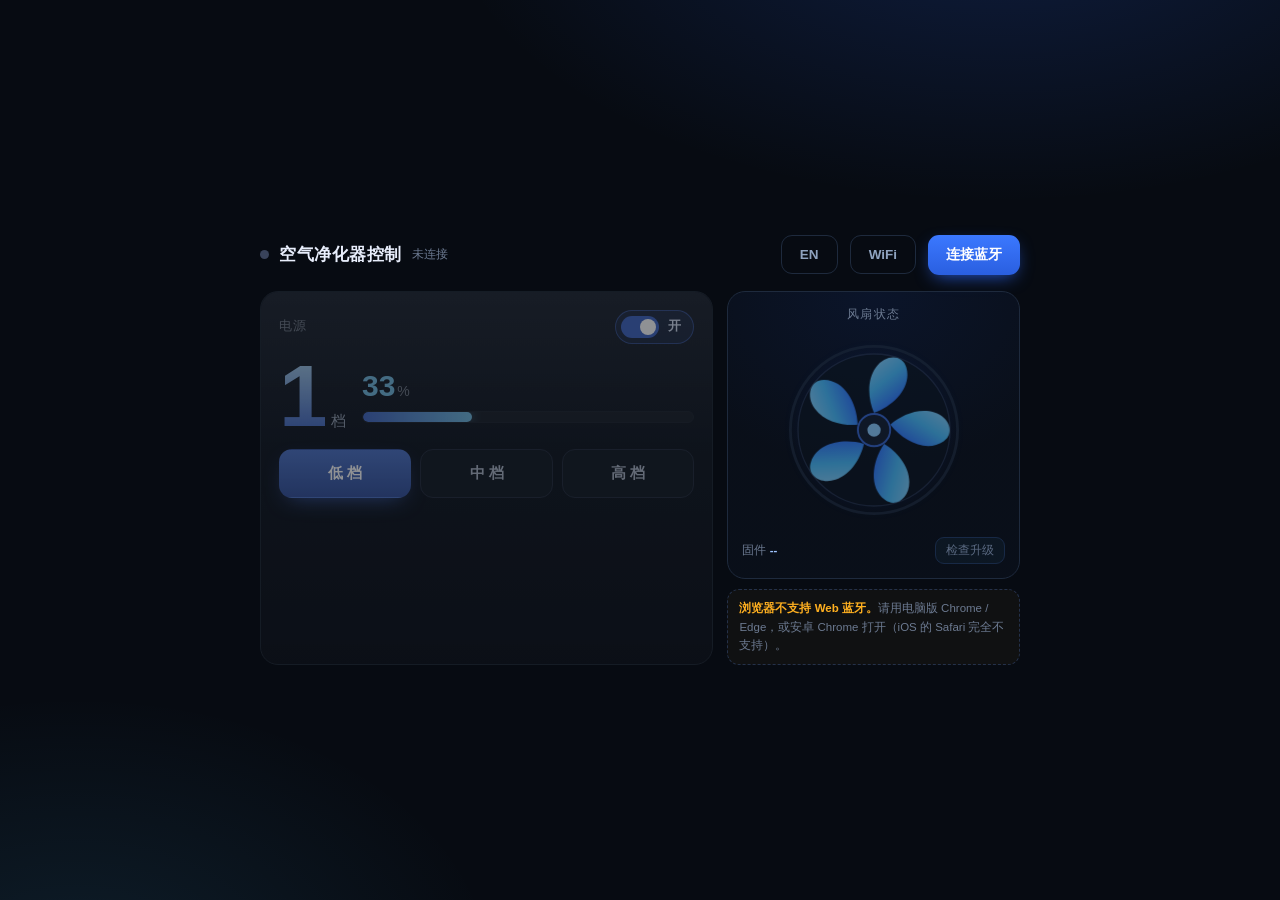
<file: web/index.html>
<!DOCTYPE html>
<html lang="zh-CN">
<head>
<meta charset="utf-8">
<meta name="viewport" content="width=device-width,initial-scale=1,viewport-fit=cover">
<title data-i18n="title">空气净化器控制 · Web 蓝牙</title>
<link href="style.css" rel="stylesheet" />
</head>
<body>
<div class="app" id="app">
  <header>
    <div class="brand">
      <span class="dot" id="dot"></span>
      <h1 data-i18n="appTitle">空气净化器控制</h1>
      <span class="sub" id="devName" data-i18n="notConnected">未连接</span>
    </div>
    <button class="btn-conn ghost" id="langBtn">EN</button>
    <button class="btn-conn ghost" id="switchBtn" style="display:none" data-i18n="switchDevice">换设备</button>
    <button class="btn-conn ghost" id="wifiBtn" data-i18n="wifiBtn" data-i18n-title="wifiTitle" title="WiFi 设置">WiFi</button>
    <button class="btn-conn" id="connBtn" data-i18n="connect">连接蓝牙</button>
  </header>

  <main>
    <section class="panel">
      <div class="pwr">
        <span data-i18n="power">电源</span>
        <button class="switch" id="pwrBtn" aria-pressed="true"><i></i><b>开</b></button>
      </div>

      <div class="gauges">
        <div class="lvl"><span id="bigLvl">1</span><em data-i18n="levelUnit">档</em></div>
        <div class="right">
          <div class="pct"><span id="pct">33</span><small>%</small></div>
          <div class="bar"><div class="fill" id="fill"></div></div>
        </div>
      </div>

      <div class="btns">
        <button data-lv="1" class="active" data-i18n="lvLow">低 档</button>
        <button data-lv="2" data-i18n="lvMid">中 档</button>
        <button data-lv="3" data-i18n="lvHigh">高 档</button>
      </div>
    </section>

    <aside class="side">
      <div class="fan-card">
        <h2 data-i18n="fanTitle">风扇状态</h2>
        <div class="fan paused" id="fan">
          <svg viewBox="0 0 200 200" aria-hidden="true">
            <defs>
              <linearGradient id="bladeGrad" x1="0" y1="0" x2="0.55" y2="1">
                <stop offset="0" stop-color="#9fdcff"/>
                <stop offset="0.5" stop-color="#4cc2ff"/>
                <stop offset="1" stop-color="#2f6bff"/>
              </linearGradient>
              <radialGradient id="fanGlow" cx="0.5" cy="0.5" r="0.5">
                <stop offset="0" stop-color="#3b78ff" stop-opacity=".30"/>
                <stop offset="1" stop-color="#3b78ff" stop-opacity="0"/>
              </radialGradient>
            </defs>

            <circle cx="100" cy="100" r="96" fill="url(#fanGlow)"/>
            <circle cx="100" cy="100" r="88" fill="none" stroke="#1e2a3d" stroke-width="3"/>
            <circle cx="100" cy="100" r="80" fill="#0c1420"/>
            <circle cx="100" cy="100" r="80" fill="none" stroke="#24314a" stroke-width="1.5"/>

            <g class="blades">
              <g transform="translate(100 100)">
                <path transform="rotate(0)"   fill="url(#bladeGrad)" d="M0 -18 C 22 -26 40 -46 34 -66 C 30 -80 12 -80 2 -66 C -8 -52 -6 -32 0 -18 Z"/>
                <path transform="rotate(72)"  fill="url(#bladeGrad)" d="M0 -18 C 22 -26 40 -46 34 -66 C 30 -80 12 -80 2 -66 C -8 -52 -6 -32 0 -18 Z"/>
                <path transform="rotate(144)" fill="url(#bladeGrad)" d="M0 -18 C 22 -26 40 -46 34 -66 C 30 -80 12 -80 2 -66 C -8 -52 -6 -32 0 -18 Z"/>
                <path transform="rotate(216)" fill="url(#bladeGrad)" d="M0 -18 C 22 -26 40 -46 34 -66 C 30 -80 12 -80 2 -66 C -8 -52 -6 -32 0 -18 Z"/>
                <path transform="rotate(288)" fill="url(#bladeGrad)" d="M0 -18 C 22 -26 40 -46 34 -66 C 30 -80 12 -80 2 -66 C -8 -52 -6 -32 0 -18 Z"/>
              </g>
            </g>

            <circle cx="100" cy="100" r="17" fill="#141f31" stroke="#3b6bd4" stroke-width="2"/>
            <circle cx="100" cy="100" r="7" fill="#8fd0ff"/>
          </svg>
        </div>
        <div class="fw-row">
          <span class="fw-ver"><span data-i18n="fwLabel">固件</span>&nbsp;<b id="fwVer">--</b></span>
          <span class="fw-ver fw-latest" id="otaLatest" style="display:none"><span data-i18n="otaLatestLabel">最新</span>&nbsp;<b id="otaLatestVer"></b></span>
          <button class="fw-btn" id="otaBtn" data-i18n="otaCheck" disabled>检查升级</button>
        </div>

        <!-- 升级进度（内嵌在页面里，不用弹窗） -->
        <div class="ota-line" id="otaLine">
          <div class="ota-track"><i id="otaBarFill"></i></div>
          <div class="ota-text">
            <span id="otaStateTxt" data-i18n="otaUpdating">正在升级固件</span>
            <b id="otaPctTxt">0%</b>
          </div>
        </div>
      </div>
      <div class="hint" id="hint"></div>
    </aside>
  </main>
</div>

<!-- ================= 设备选择弹窗 ================= -->
<div class="modal" id="modal" role="dialog" aria-modal="true" aria-labelledby="modalTitle">
  <div class="backdrop" id="backdrop"></div>
  <div class="sheet">
    <div class="sheet-head">
      <div>
        <h3 id="modalTitle" data-i18n="modalTitle">选择蓝牙设备</h3>
        <p data-i18n="modalDesc">选一个设备连接。连接过的设备会记住，下次直接点即可。</p>
      </div>
      <button class="icon-btn" id="closeBtn" data-i18n-title="close" title="关闭">✕</button>
    </div>

    <div class="dev-list" id="devList"></div>

    <div class="sheet-foot">     
      <button class="scan" id="scanBtn" data-i18n="scanNew">扫描新设备</button>
      <!-- <div class="note" id="modalNote"> -->
        <!-- 浏览器出于隐私不允许网页自行枚举附近设备，点上方按钮会弹出系统扫描列表（可多选其一）。 -->
      <!-- </div> -->
    </div>
  </div>
</div>

<!-- ================= WiFi 设置弹窗 ================= -->
<div class="modal" id="wifiModal" role="dialog" aria-modal="true" aria-labelledby="wifiTitle">
  <div class="backdrop" id="wifiBackdrop"></div>
  <div class="sheet">
    <div class="sheet-head">
      <div>
        <h3 id="wifiTitle" data-i18n="wifiTitle">WiFi 设置</h3>
        <p data-i18n="wifiDesc">设备通过 WiFi 联网检查升级、下载固件。配置保存在设备上，掉电不丢。</p>
      </div>
      <button class="icon-btn" id="wifiCloseBtn" data-i18n-title="close" title="关闭">✕</button>
    </div>

    <div class="wifi-body">
      <div class="wifi-stat" id="wifiStat">
        <span class="st-dot"></span>
        <span class="st-txt" id="wifiStatTxt">—</span>
      </div>

      <div class="wifi-field">
        <div class="wifi-label-row">
          <label data-i18n="wifiPickLabel">选择网络</label>
          <button class="link-btn" id="wifiManualBtn" type="button" data-i18n="wifiManual">手动输入</button>
        </div>

        <input id="wifiSsid" type="text" hidden autocomplete="off" autocapitalize="off" autocorrect="off"
               spellcheck="false" placeholder="MyHome-2.4G" data-i18n-ph="wifiSsidPh" />

        <div class="wifi-list" id="wifiList"></div>

        <button class="wifi-scan-btn" id="wifiScanBtn" type="button" data-i18n="wifiScan">搜索附近 WiFi</button>
      </div>

      <div class="wifi-field" id="wifiPassField">
        <label for="wifiPass" data-i18n="wifiPassLabel">密码</label>
        <div class="pw-wrap">
          <input id="wifiPass" type="password" autocomplete="new-password" spellcheck="false"
                 placeholder="••••••••" />
          <button class="pw-eye" id="pwEye" type="button" data-i18n="pwShow">显示</button>
        </div>
      </div>

      <div class="note" data-i18n="wifiNote">搜索由设备完成，只支持 2.4GHz 网络；密码至少 8 位，开放网络可留空。</div>
    </div>

    <div class="sheet-foot wifi-foot">
      <button class="scan" id="wifiSaveBtn" data-i18n="wifiSave">保存并连接</button>
      <button class="btn-danger" id="wifiClearBtn" data-i18n="wifiClear">清除</button>
    </div>
  </div>
</div>

<div class="toast" id="toast"></div>
<script src="i18n.js"></script>
<script src="control.js"></script>
</body>
</html>
</file>
<file: web/style.css>
:root{
    --page:#070b12;
    --panel:#0f1726;
    --panel2:#131d2f;
    --line:#1e2a3d;
    --txt:#e8eefc;
    --dim:#6c7a91;
    --dim2:#8fa3bf;
    --accent:#2f6bff;
    --accent2:#4cc2ff;
    --ok:#35d07f;
    --warn:#ffb020;
    --err:#ff5a5f;
    --r:18px;
  }
  *{box-sizing:border-box;-webkit-tap-highlight-color:transparent}
  html,body{height:100%}
  body{
    margin:0;
    font-family:-apple-system,BlinkMacSystemFont,"Segoe UI","PingFang SC","Microsoft YaHei",sans-serif;
    background:
      radial-gradient(900px 500px at 78% -12%, rgba(47,107,255,.20), transparent 62%),
      radial-gradient(700px 460px at 6% 108%, rgba(76,194,255,.10), transparent 60%),
      var(--page);
    color:var(--txt);
    display:flex;align-items:center;justify-content:center;
    padding:22px 16px;
  }
  .app{width:100%;max-width:760px}

  /* ---------- 顶部 ---------- */
  header{display:flex;align-items:center;gap:12px;margin-bottom:16px;flex-wrap:wrap}
  .brand{display:flex;align-items:center;gap:10px;flex:1;min-width:220px}
  .dot{width:9px;height:9px;border-radius:50%;background:#39435a;transition:.25s;flex:none}
  .dot.on{background:var(--ok);box-shadow:0 0 0 4px rgba(53,208,127,.16),0 0 12px rgba(53,208,127,.7)}
  .dot.wait{background:var(--warn);animation:pulse 1s infinite}
  @keyframes pulse{50%{opacity:.35}}
  .brand h1{font-size:17px;margin:0;font-weight:600;letter-spacing:.5px}
  .brand .sub{font-size:12px;color:var(--dim);font-weight:400}

  .btn-conn{
    border:0;border-radius:11px;padding:11px 18px;font-size:13.5px;font-weight:600;
    color:#fff;background:linear-gradient(180deg,#3b78ff,#2a5fe0);cursor:pointer;
    box-shadow:0 6px 18px -6px rgba(47,107,255,.85);transition:.18s;
  }
  .btn-conn:hover{filter:brightness(1.07)}
  .btn-conn:active{transform:translateY(1px)}
  .btn-conn.ghost{background:transparent;border:1px solid var(--line);color:var(--dim2);box-shadow:none}
  .btn-conn.ghost:hover{border-color:#31425f;color:#cfe0ff}
  .btn-conn:disabled{opacity:.5;cursor:default}

  /* ---------- 主面板 ---------- */
  main{display:grid;grid-template-columns:1.55fr 1fr;gap:14px}
  @media (max-width:680px){main{grid-template-columns:1fr}}

  .panel{
    background:linear-gradient(180deg,rgba(23,34,54,.92),rgba(13,20,33,.96));
    border:1px solid var(--line);border-radius:var(--r);
    padding:18px;position:relative;overflow:hidden;
  }
  .panel::before{
    content:"";position:absolute;inset:0;border-radius:var(--r);pointer-events:none;
    background:linear-gradient(180deg,rgba(255,255,255,.05),transparent 42%);
  }

  .pwr{display:flex;align-items:center;justify-content:space-between;margin-bottom:14px}
  .pwr span{font-size:12.5px;color:var(--dim);letter-spacing:1px}
  .switch{
    display:flex;align-items:center;gap:9px;padding:5px 12px 5px 5px;
    border-radius:999px;border:1px solid #26324a;background:#141d2c;cursor:pointer;
    color:var(--dim2);font-size:12.5px;font-weight:600;transition:.22s;
  }
  .switch i{
    width:38px;height:22px;border-radius:999px;background:#2a3550;position:relative;transition:.22s;flex:none;
  }
  .switch i::after{
    content:"";position:absolute;top:3px;left:3px;width:16px;height:16px;border-radius:50%;
    background:#8b9bb5;transition:.22s;
  }
  .switch[aria-pressed="true"]{background:rgba(47,107,255,.14);border-color:rgba(47,107,255,.55);color:#cfe0ff}
  .switch[aria-pressed="true"] i{background:var(--accent)}
  .switch[aria-pressed="true"] i::after{left:19px;background:#fff}
  .switch b{font-weight:600}

  .gauges{display:flex;align-items:flex-end;gap:16px}
  .lvl{display:flex;align-items:baseline;gap:6px;line-height:.86}
  .lvl #bigLvl{
    font-size:88px;font-weight:700;letter-spacing:-3px;
    background:linear-gradient(180deg,#8fd0ff,#2f6bff);
    -webkit-background-clip:text;background-clip:text;color:transparent;
    font-variant-numeric:tabular-nums;
  }
  .lvl em{font-style:normal;font-size:15px;color:var(--dim2)}
  .right{flex:1;padding-bottom:10px;min-width:0}
  .pct{display:flex;align-items:baseline;gap:2px;margin-bottom:10px}
  .pct #pct{font-size:30px;font-weight:600;color:var(--accent2);font-variant-numeric:tabular-nums;line-height:1}
  .pct small{font-size:14px;color:var(--dim)}

  .bar{height:12px;border-radius:999px;background:#1b2433;overflow:hidden;border:1px solid #1d2739}
  .fill{
    height:100%;width:33%;border-radius:999px;
    background:linear-gradient(90deg,#2f6bff,#4cc2ff);
    transition:width .28s cubic-bezier(.4,0,.2,1);
    box-shadow:0 0 12px rgba(76,194,255,.4);
  }

  .btns{display:grid;grid-template-columns:repeat(3,1fr);gap:9px;margin-top:16px}
  .btns button{
    padding:14px 0;border-radius:13px;cursor:pointer;font-size:14.5px;font-weight:600;
    color:#a9bad4;background:#151f30;border:1px solid #24314a;transition:.16s;
  }
  .btns button:hover{background:#1a2740;color:#dce8ff}
  .btns button:active{transform:translateY(1px)}
  .btns button.active{
    color:#fff;border-color:transparent;
    background:linear-gradient(180deg,#3b78ff,#2757cf);
    box-shadow:0 8px 22px -10px rgba(47,107,255,.95);
  }

  /* ---------- 侧栏：风扇动画 ---------- */
  .side{display:flex;flex-direction:column;gap:10px;min-height:0}
  .side h2{font-size:12px;color:var(--dim);margin:0;font-weight:500;letter-spacing:1.2px}
  .fan-card{
    flex:1;min-height:196px;display:flex;flex-direction:column;align-items:center;justify-content:center;gap:12px;
    background:radial-gradient(120% 100% at 50% 0%,rgba(47,107,255,.10),rgba(10,16,27,.78) 62%);
    border:1px solid var(--line);border-radius:var(--r);padding:14px;
    transition:opacity .25s;
  }
  .fan{width:min(190px,78%);aspect-ratio:1/1;position:relative}
  .fan svg{width:100%;height:100%;display:block}
  /* 旋转的是 .blades 这一组扇叶，圆心固定在 SVG 的 (100,100) */
  .fan .blades{
    transform-box:view-box;transform-origin:100px 100px;
    animation:fan-spin var(--spin,1.8s) linear infinite;
    will-change:transform;
  }
  .fan.paused .blades{animation-play-state:paused}
  .fan.paused{opacity:.55}          /* 关机时整体变暗 */
  @keyframes fan-spin{from{transform:rotate(0deg)}to{transform:rotate(360deg)}}
  @media (prefers-reduced-motion:reduce){.fan .blades{animation:none}}

  /* ---------- 固件版本 / OTA ---------- */
  .fw-row{display:flex;align-items:center;justify-content:space-between;gap:8px;width:100%}
  .fw-ver{font-size:11.5px;color:var(--dim);white-space:nowrap}
  .fw-ver b{color:#9fc4ff;font-weight:600;font-variant-numeric:tabular-nums}
  .fw-latest{margin-left:8px;padding:2px 8px;border-radius:8px;
    background:rgba(120,255,170,.08);border:1px solid #2a5a3d}
  .fw-latest b{color:#8dffb8}
  .fw-btn{
    font-size:11.5px;padding:5px 10px;border-radius:9px;cursor:pointer;
    color:#bcd6ff;background:rgba(76,194,255,.10);border:1px solid #2a4a7d;
    transition:opacity .2s,background .2s;white-space:nowrap;
  }
  .fw-btn:hover:not(:disabled){background:rgba(76,194,255,.22)}
  .fw-btn:disabled{opacity:.45;cursor:not-allowed}
  .fw-btn.busy{color:var(--warn);border-color:#5a4a2a;background:rgba(255,176,32,.08)}

  .hint{
    font-size:11.5px;color:var(--dim);line-height:1.65;
    border:1px dashed #24314a;border-radius:12px;padding:9px 11px;background:rgba(255,176,32,.04);
  }
  .hint b{color:var(--warn);font-weight:600}
  .hint code{color:var(--accent2);font-size:11px}

  .off .panel{opacity:.55;filter:saturate(.6)}
  .off .btns button,.off .switch{pointer-events:none}

  .toast{
    position:fixed;left:50%;bottom:26px;transform:translate(-50%,16px);
    background:#1a2740;border:1px solid #2c3c58;color:#dbe7ff;
    padding:10px 16px;border-radius:11px;font-size:13px;opacity:0;pointer-events:none;transition:.25s;
    box-shadow:0 12px 30px -12px #000;z-index:40;max-width:86vw;text-align:center;
  }
  .toast.show{opacity:1;transform:translate(-50%,0)}

  /* ================= 升级进度（内嵌，无弹窗） ================= */
  .ota-line{
    width:100%;margin-top:10px;display:none;
    padding:9px 10px 8px;border-radius:12px;
    background:rgba(47,107,255,.07);border:1px solid #23406e;
  }
  .ota-line.show{display:block}
  .ota-track{
    height:7px;border-radius:5px;overflow:hidden;
    background:rgba(255,255,255,.08);
  }
  .ota-track > i{
    display:block;height:100%;width:0;border-radius:5px;
    background:linear-gradient(90deg,#2f6bff,#4cc2ff);
    box-shadow:0 0 10px rgba(76,194,255,.6);
    transition:width .35s ease;
  }
  .ota-text{
    display:flex;align-items:baseline;justify-content:space-between;
    margin-top:6px;font-size:11px;color:var(--dim2);letter-spacing:.3px;
  }
  .ota-text b{
    color:#9fc4ff;font-size:12.5px;font-weight:600;
    font-variant-numeric:tabular-nums;
  }
  /* 设备没回进度时（手机端可能丢通知），进度条变成呼吸态 */
  .ota-line.wait .ota-track > i{
    width:35% !important;animation:otaSlide 1.2s ease-in-out infinite;
  }
  @keyframes otaSlide{0%{margin-left:-35%}100%{margin-left:100%}}

  /* ================= 设备选择弹窗 ================= */
  .modal{
    position:fixed;inset:0;z-index:30;display:none;align-items:center;justify-content:center;
    padding:18px;
  }
  .modal.show{display:flex}
  .backdrop{
    position:absolute;inset:0;background:rgba(3,6,12,.74);
    backdrop-filter:blur(7px);-webkit-backdrop-filter:blur(7px);
  }
  .sheet{
    position:relative;width:min(440px,100%);max-height:min(600px,88vh);
    display:flex;flex-direction:column;overflow:hidden;
    background:linear-gradient(180deg,#131d2f,#0c1420);
    border:1px solid #24314a;border-radius:22px;
    box-shadow:0 30px 80px -30px #000,0 0 0 1px rgba(255,255,255,.03) inset;
    animation:pop .2s cubic-bezier(.2,.9,.3,1.1);
  }
  @keyframes pop{from{opacity:0;transform:translateY(14px) scale(.97)}to{opacity:1;transform:none}}
  .sheet-head{padding:18px 18px 12px;display:flex;align-items:flex-start;gap:12px}
  .sheet-head h3{margin:0;font-size:16px;font-weight:600}
  .sheet-head p{margin:5px 0 0;font-size:11.5px;color:var(--dim);line-height:1.6}
  .icon-btn{
    margin-left:auto;flex:none;width:30px;height:30px;border-radius:9px;border:1px solid var(--line);
    background:#141d2c;color:var(--dim2);cursor:pointer;font-size:15px;line-height:1;
    display:flex;align-items:center;justify-content:center;transition:.16s;
  }
  .icon-btn:hover{color:#fff;border-color:#33455f}

  .dev-list{padding:0 12px 6px;overflow:auto;min-height:96px;flex:1}
  .dev{
    width:100%;display:flex;align-items:center;gap:12px;text-align:left;
    padding:12px;margin-bottom:8px;border-radius:14px;cursor:pointer;
    background:#121b2a;border:1px solid #1d2a3e;color:inherit;font-family:inherit;transition:.16s;
  }
  .dev:hover{background:#172235;border-color:#2b3c58;transform:translateY(-1px)}
  .dev.cur{background:rgba(47,107,255,.12);border-color:rgba(47,107,255,.5)}
  .dev .av{
    width:38px;height:38px;border-radius:11px;flex:none;
    display:flex;align-items:center;justify-content:center;
    background:linear-gradient(180deg,#2b3b56,#1a2536);color:#9fc4ff;
    font-size:11px;font-weight:700;letter-spacing:.5px;
  }
  .dev.cur .av{background:linear-gradient(180deg,#3b78ff,#2757cf);color:#fff}
  .dev .info{display:block;min-width:0;flex:1}
  .dev .nm{display:block;font-size:13.5px;font-weight:600;white-space:nowrap;overflow:hidden;text-overflow:ellipsis}
  .dev .meta{display:block;font-size:11px;color:var(--dim);margin-top:3px;white-space:nowrap;overflow:hidden;text-overflow:ellipsis}
  .dev .right-side{display:flex;align-items:center;gap:9px;flex:none}
  .sig{display:flex;align-items:flex-end;gap:2px;height:12px}
  .sig i{width:3px;border-radius:1px;background:#26324a}
  .sig i:nth-child(1){height:4px}
  .sig i:nth-child(2){height:6px}
  .sig i:nth-child(3){height:9px}
  .sig i:nth-child(4){height:12px}
  .sig i.on{background:var(--ok)}
  .dev .tag{
    font-size:10.5px;padding:3px 8px;border-radius:999px;white-space:nowrap;
    background:rgba(53,208,127,.14);color:#6fe0a2;border:1px solid rgba(53,208,127,.35);
  }
  .dev .tag.off{background:#151f30;color:var(--dim);border-color:#24314a}
  .empty{padding:22px 14px 26px;text-align:center;color:var(--dim);font-size:12px;line-height:1.8}
  .empty b{color:var(--dim2);font-weight:600}
  .empty .big{font-size:13px;color:#b9c9e0;margin-bottom:4px}

  .sheet-foot{padding:12px 16px 16px;border-top:1px solid #1a2436;background:rgba(9,14,23,.5)}
  .opt{display:flex;align-items:center;gap:9px;font-size:12px;color:var(--dim2);margin-bottom:12px;cursor:pointer;user-select:none}
  .opt input{width:15px;height:15px;accent-color:var(--accent);cursor:pointer}
  .scan{
    width:100%;padding:13px 0;border:0;border-radius:13px;cursor:pointer;
    font-size:14px;font-weight:600;color:#fff;
    background:linear-gradient(180deg,#3b78ff,#2a5fe0);
    box-shadow:0 10px 24px -12px rgba(47,107,255,.95);transition:.16s;
  }
  .scan:hover{filter:brightness(1.07)}
  .scan:active{transform:translateY(1px)}
  .scan:disabled{opacity:.55;cursor:default}
  .note{margin:11px 2px 0;font-size:10.5px;color:#5b6a82;line-height:1.65}

  /* ================= WiFi 设置弹窗 ================= */
  .wifi-body{padding:2px 18px 18px;overflow:auto;flex:1;min-height:0}

  .wifi-stat{
    display:flex;align-items:center;gap:10px;padding:11px 13px;margin-bottom:15px;
    border-radius:13px;background:#121b2a;border:1px solid #1d2a3e;
  }
  .wifi-stat .st-dot{
    width:8px;height:8px;border-radius:50%;background:#39435a;flex:none;transition:.25s;
  }
  .wifi-stat.on{border-color:rgba(53,208,127,.42);background:rgba(53,208,127,.08)}
  .wifi-stat.on .st-dot{background:var(--ok);box-shadow:0 0 0 4px rgba(53,208,127,.14),0 0 10px rgba(53,208,127,.8)}
  .wifi-stat .st-txt{
    font-size:12px;color:var(--dim2);line-height:1.6;min-width:0;
    overflow-wrap:anywhere;
  }
  .wifi-stat .st-txt b{color:#dbe7ff;font-weight:600}
  .wifi-stat .st-txt em{font-style:normal;color:var(--dim);font-variant-numeric:tabular-nums}
  .wifi-stat .st-txt em.err{color:#ff9a9e}

  .wifi-field{margin-bottom:13px}
  .wifi-field > label{
    display:block;font-size:11.5px;color:var(--dim);letter-spacing:.6px;margin-bottom:7px;
  }
  .wifi-label-row{display:flex;align-items:center;justify-content:space-between;margin-bottom:7px}
  .wifi-label-row label{font-size:11.5px;color:var(--dim);letter-spacing:.6px}
  .link-btn{
    border:0;background:none;padding:2px 0;cursor:pointer;font-family:inherit;
    font-size:11.5px;color:#7fb0ff;transition:.16s;
  }
  .link-btn:hover{color:#a8c9ff;text-decoration:underline}

  /* 搜索结果列表 */
  .wifi-list{display:flex;flex-direction:column;gap:6px;max-height:190px;overflow:auto;margin-bottom:9px}
  .wifi-list:empty{display:none}
  .wifi-ap{
    display:flex;align-items:center;gap:10px;width:100%;padding:10px 12px;text-align:left;
    border-radius:12px;cursor:pointer;font-family:inherit;font-size:13px;color:var(--txt);
    background:#121b2a;border:1px solid #1d2a3e;transition:.15s;
  }
  .wifi-ap:hover{background:#172235;border-color:#2b3c58}
  .wifi-ap.cur{background:rgba(47,107,255,.14);border-color:rgba(47,107,255,.55)}
  .wifi-ap .nm{flex:1;min-width:0;white-space:nowrap;overflow:hidden;text-overflow:ellipsis}
  .wifi-ap .sig{flex:none;opacity:.9}
  .wifi-ap .lock{flex:none;color:var(--dim);display:flex}
  .wifi-ap.cur .lock{color:#9fc4ff}
  .wifi-empty{
    padding:15px 12px;text-align:center;font-size:12px;line-height:1.7;color:var(--dim);
    border:1px dashed #24314a;border-radius:12px;
  }
  .wifi-scan-btn{
    width:100%;padding:10px 0;border-radius:12px;cursor:pointer;font-family:inherit;
    font-size:12.5px;font-weight:600;color:#bcd6ff;
    background:rgba(76,194,255,.10);border:1px solid #2a4a7d;transition:.16s;
  }
  .wifi-scan-btn:hover:not(:disabled){background:rgba(76,194,255,.2)}
  .wifi-scan-btn:disabled{opacity:.5;cursor:default}
  .wifi-scan-btn.busy{color:var(--warn);border-color:#5a4a2a;background:rgba(255,176,32,.08)}

  .wifi-field input{
    width:100%;padding:12px 13px;border-radius:12px;font-size:14px;font-family:inherit;
    color:var(--txt);background:#0e1725;border:1px solid #24314a;outline:none;transition:.16s;
  }
  .wifi-field input::placeholder{color:#4e5d75}
  .wifi-field input:focus{border-color:#3b6bd4;box-shadow:0 0 0 3px rgba(47,107,255,.16)}
  .wifi-field input:disabled{opacity:.5;cursor:not-allowed}

  .pw-wrap{position:relative}
  .pw-wrap input{padding-right:56px}
  .pw-eye{
    position:absolute;right:7px;top:50%;transform:translateY(-50%);
    padding:5px 9px;border:0;border-radius:8px;cursor:pointer;font-family:inherit;
    font-size:11px;color:var(--dim2);background:#182233;transition:.16s;
  }
  .pw-eye:hover{color:#cfe0ff;background:#1e2a3f}

  .wifi-foot{display:grid;grid-template-columns:1fr auto;gap:9px;align-items:stretch}
  .wifi-foot .scan{padding:13px 18px}
  .btn-danger{
    padding:0 16px;border-radius:13px;cursor:pointer;font-family:inherit;
    font-size:13.5px;font-weight:600;white-space:nowrap;transition:.16s;
    color:#ff9a9e;background:rgba(255,90,95,.10);border:1px solid rgba(255,90,95,.36);
  }
  .btn-danger:hover:not(:disabled){background:rgba(255,90,95,.18);border-color:rgba(255,90,95,.6)}
  .btn-danger.confirm{background:#ff5a5f;color:#fff;border-color:transparent}
  .btn-danger:disabled{opacity:.45;cursor:not-allowed}

  /* WiFi 已连接时顶部按钮变绿提示 */
  .btn-conn.ghost.ok{color:#6fe0a2;border-color:rgba(53,208,127,.42)}
  .btn-conn.ghost.ok:hover{color:#8ff0ba;border-color:rgba(53,208,127,.7)}
</file>
